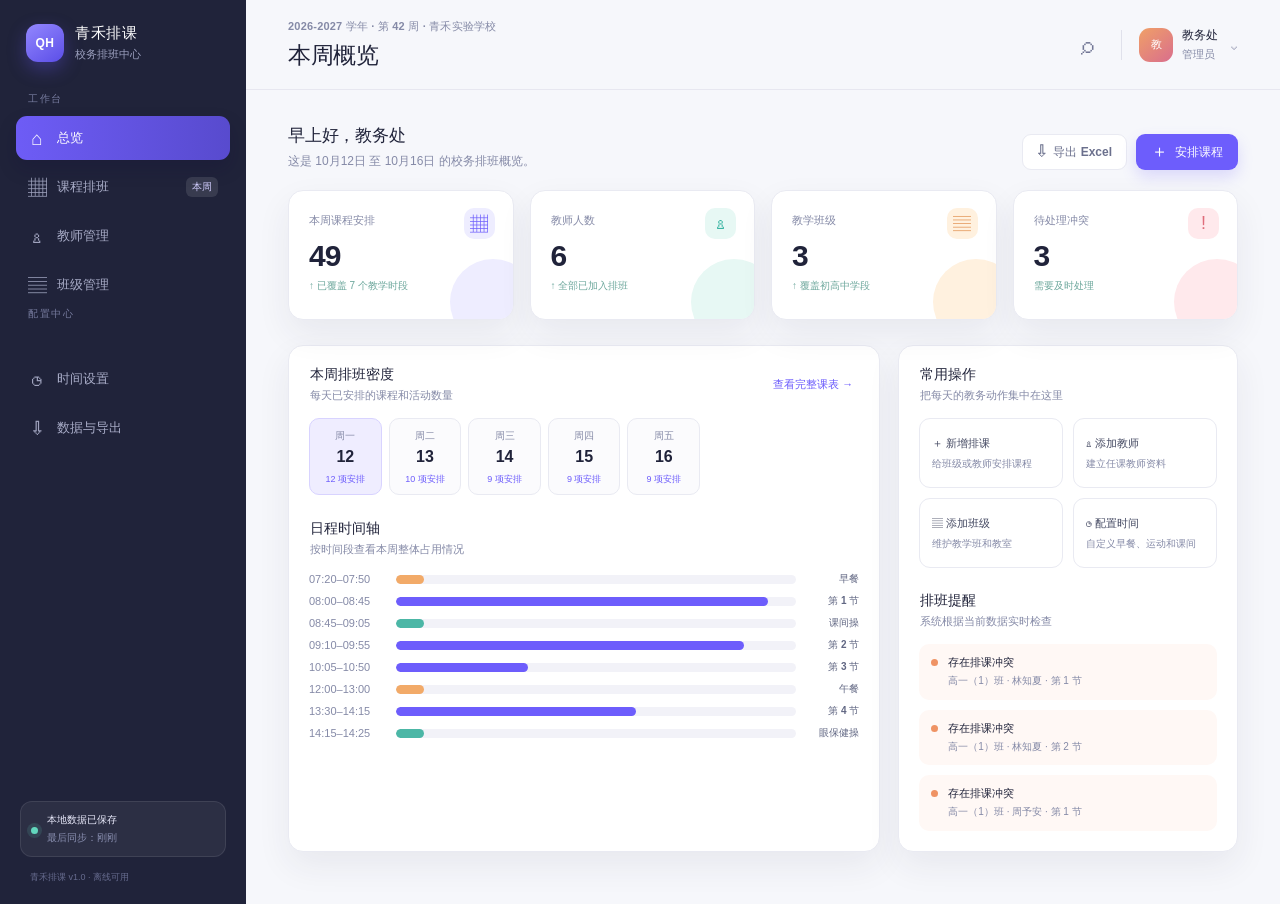
<file: index.html>
<!doctype html>
<html lang="zh-CN">
  <head>
    <meta charset="UTF-8" />
    <meta name="viewport" content="width=device-width, initial-scale=1.0" />
    <meta name="theme-color" content="#20233a" />
    <meta name="description" content="青禾实验学校课程排班与时间管理" />
    <title>青禾排课 · 学校课程排班</title>
    <link rel="manifest" href="manifest.json" />
    <link rel="stylesheet" href="styles.css" />
  </head>
  <body>
    <div class="app-shell">
      <aside class="sidebar">
        <div class="brand">
          <div class="brand-mark">QH</div>
          <div>
            <strong>青禾排课</strong>
            <span>校务排班中心</span>
          </div>
        </div>

        <div class="sidebar-section-label">工作台</div>
        <nav class="primary-nav" aria-label="主导航">
          <button class="nav-item active" data-view="dashboard"><span class="nav-icon">⌂</span><span>总览</span></button>
          <button class="nav-item" data-view="schedule"><span class="nav-icon">▦</span><span>课程排班</span><span class="nav-badge">本周</span></button>
          <button class="nav-item" data-view="teachers"><span class="nav-icon">♙</span><span>教师管理</span></button>
          <button class="nav-item" data-view="classes"><span class="nav-icon">▤</span><span>班级管理</span></button>
        </nav>

        <div class="sidebar-section-label">配置中心</div>
        <nav class="secondary-nav" aria-label="配置导航">
          <button class="nav-item" data-view="time"><span class="nav-icon">◷</span><span>时间设置</span></button>
          <button class="nav-item" data-view="data"><span class="nav-icon">⇩</span><span>数据与导出</span></button>
        </nav>

        <div class="sidebar-footer">
          <div class="sync-card">
            <span class="sync-dot"></span>
            <div><strong>本地数据已保存</strong><span>最后同步：刚刚</span></div>
          </div>
          <div class="version">青禾排课 v1.0 · 离线可用</div>
        </div>
      </aside>

      <main class="main-area">
        <header class="topbar">
          <div class="topbar-heading">
            <div class="eyebrow" id="topbarEyebrow">2026-2027 学年 · 第 8 周</div>
            <h1 id="pageTitle">本周概览</h1>
          </div>
          <div class="topbar-actions">
            <button class="icon-button" id="quickSearch" title="搜索"><span>⌕</span></button>
            <div class="topbar-divider"></div>
            <div class="user-chip"><div class="avatar">教</div><div><strong>教务处</strong><span>管理员</span></div><span class="chevron">⌄</span></div>
          </div>
        </header>

        <div class="content" id="appContent"></div>
      </main>
    </div>

    <div class="modal-backdrop" id="entryModalBackdrop" hidden>
      <section class="modal" role="dialog" aria-modal="true" aria-labelledby="entryModalTitle">
        <div class="modal-header"><div><div class="modal-kicker" id="entryModalKicker">编辑安排</div><h2 id="entryModalTitle">添加课程</h2></div><button class="close-button" data-close-modal="entryModalBackdrop">×</button></div>
        <form id="entryForm">
          <input type="hidden" id="entryId" />
          <input type="hidden" id="entryDay" />
          <input type="hidden" id="entrySlotId" />
          <div class="slot-context" id="entryContext"></div>
          <div class="form-grid">
            <label class="field full"><span>课程 / 安排名称</span><select id="entryCourse"></select></label>
            <label class="field full" id="customNameField" hidden><span>自定义名称</span><input id="entryCustomName" placeholder="例如：社团活动、校队训练" /></label>
            <label class="field" id="entryTeacherField"><span>任课教师</span><select id="entryTeacher"></select></label>
            <label class="field" id="entryClassField"><span>对应班级</span><select id="entryClass"></select></label>
            <label class="field"><span>教室 / 地点</span><input id="entryRoom" placeholder="例如：A301" /></label>
            <label class="field"><span>备注</span><input id="entryNote" placeholder="可填写临时代课等说明" /></label>
          </div>
          <div class="form-hint" id="entryHint"></div>
          <div class="modal-footer"><button type="button" class="button ghost danger" id="deleteEntryButton" hidden>删除安排</button><div class="modal-footer-spacer"></div><button type="button" class="button ghost" data-close-modal="entryModalBackdrop">取消</button><button type="submit" class="button primary">保存安排</button></div>
        </form>
      </section>
    </div>

    <div class="modal-backdrop" id="entityModalBackdrop" hidden>
      <section class="modal compact" role="dialog" aria-modal="true" aria-labelledby="entityModalTitle">
        <div class="modal-header"><div><div class="modal-kicker" id="entityModalKicker">基础资料</div><h2 id="entityModalTitle">添加教师</h2></div><button class="close-button" data-close-modal="entityModalBackdrop">×</button></div>
        <form id="entityForm">
          <input type="hidden" id="entityType" /><input type="hidden" id="entityId" />
          <div class="form-grid">
            <label class="field full"><span id="entityNameLabel">姓名</span><input id="entityName" required /></label>
            <label class="field" id="entitySubjectField"><span>任教学科</span><input id="entitySubject" placeholder="例如：数学" /></label>
            <label class="field" id="entityGradeField"><span>年级</span><select id="entityGrade"><option>初一</option><option>初二</option><option>初三</option><option>高一</option><option>高二</option><option>高三</option></select></label>
            <label class="field" id="entityRoomField"><span>固定教室</span><input id="entityRoom" placeholder="例如：A301" /></label>
            <label class="field"><span>联系方式</span><input id="entityContact" placeholder="可选" /></label>
          </div>
          <div class="modal-footer"><div class="modal-footer-spacer"></div><button type="button" class="button ghost" data-close-modal="entityModalBackdrop">取消</button><button type="submit" class="button primary">保存</button></div>
        </form>
      </section>
    </div>

    <div class="modal-backdrop" id="slotModalBackdrop" hidden>
      <section class="modal compact" role="dialog" aria-modal="true" aria-labelledby="slotModalTitle">
        <div class="modal-header"><div><div class="modal-kicker">时间轴设置</div><h2 id="slotModalTitle">添加时间段</h2></div><button class="close-button" data-close-modal="slotModalBackdrop">×</button></div>
        <form id="slotForm">
          <input type="hidden" id="slotEditId" />
          <div class="form-grid">
            <label class="field full"><span>时间段名称</span><input id="slotName" required placeholder="例如：社团活动" /></label>
            <label class="field"><span>开始时间</span><input id="slotStart" type="time" required /></label>
            <label class="field"><span>结束时间</span><input id="slotEnd" type="time" required /></label>
            <label class="field full"><span>时段类型</span><select id="slotType"><option value="class">课程</option><option value="meal">用餐</option><option value="activity">活动 / 运动</option><option value="break">课间 / 休息</option></select></label>
          </div>
          <div class="modal-footer"><div class="modal-footer-spacer"></div><button type="button" class="button ghost" data-close-modal="slotModalBackdrop">取消</button><button type="submit" class="button primary">保存时段</button></div>
        </form>
      </section>
    </div>

    <div class="toast" id="toast" role="status" aria-live="polite"></div>
    <script src="app.js?version=4"></script>
  </body>
</html>
</file>
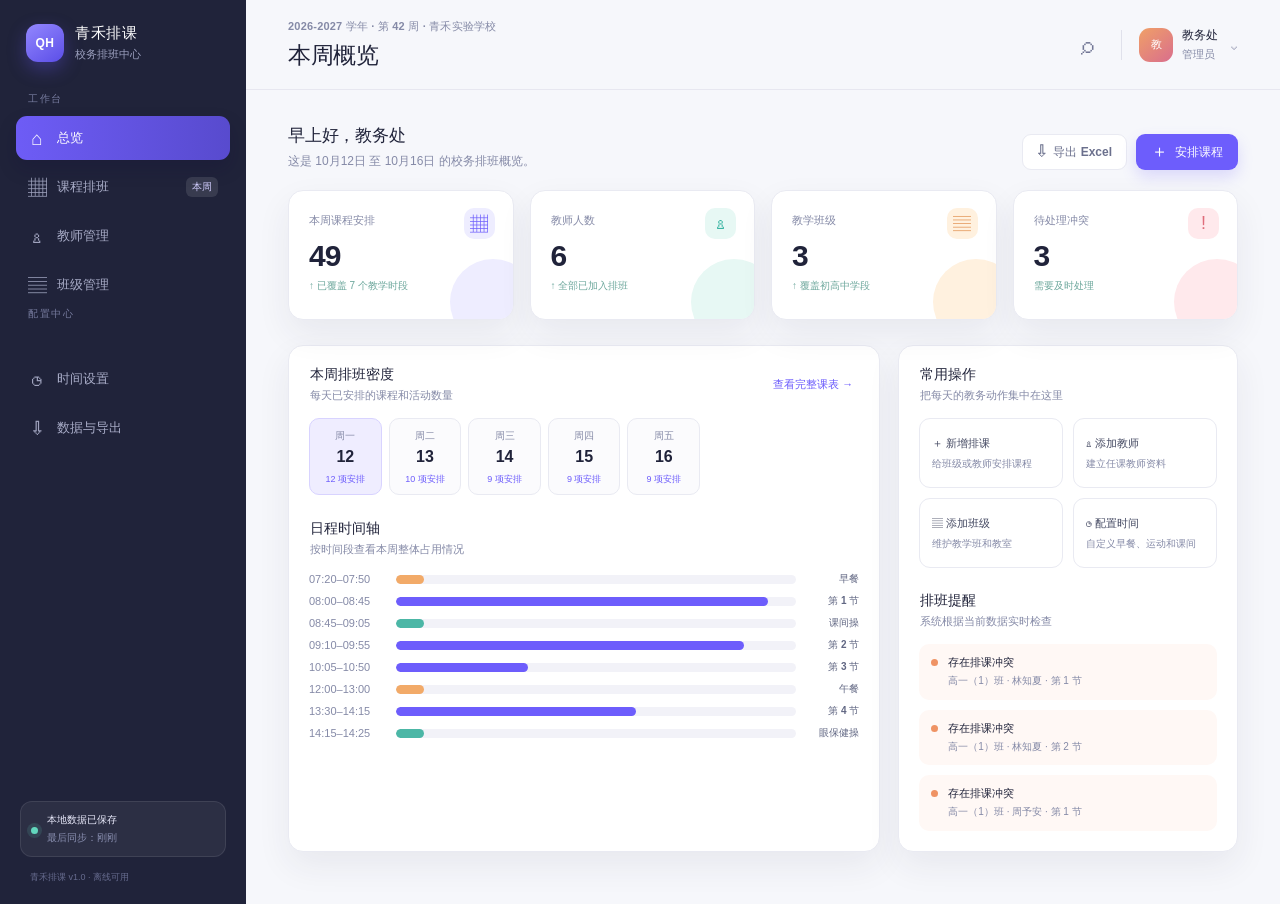
<file: app/src/main/assets/index.html>
<!doctype html>
<html lang="zh-CN">
  <head>
    <meta charset="UTF-8" />
    <meta name="viewport" content="width=device-width, initial-scale=1.0" />
    <meta name="theme-color" content="#20233a" />
    <meta name="description" content="青禾实验学校课程排班与时间管理" />
    <title>青禾排课 · 学校课程排班</title>
    <link rel="manifest" href="manifest.json" />
    <link rel="stylesheet" href="styles.css" />
  </head>
  <body>
    <div class="app-shell">
      <aside class="sidebar">
        <div class="brand">
          <div class="brand-mark">QH</div>
          <div>
            <strong>青禾排课</strong>
            <span>校务排班中心</span>
          </div>
        </div>

        <div class="sidebar-section-label">工作台</div>
        <nav class="primary-nav" aria-label="主导航">
          <button class="nav-item active" data-view="dashboard"><span class="nav-icon">⌂</span><span>总览</span></button>
          <button class="nav-item" data-view="schedule"><span class="nav-icon">▦</span><span>课程排班</span><span class="nav-badge">本周</span></button>
          <button class="nav-item" data-view="teachers"><span class="nav-icon">♙</span><span>教师管理</span></button>
          <button class="nav-item" data-view="classes"><span class="nav-icon">▤</span><span>班级管理</span></button>
        </nav>

        <div class="sidebar-section-label">配置中心</div>
        <nav class="secondary-nav" aria-label="配置导航">
          <button class="nav-item" data-view="time"><span class="nav-icon">◷</span><span>时间设置</span></button>
          <button class="nav-item" data-view="data"><span class="nav-icon">⇩</span><span>数据与导出</span></button>
        </nav>

        <div class="sidebar-footer">
          <div class="sync-card">
            <span class="sync-dot"></span>
            <div><strong>本地数据已保存</strong><span>最后同步：刚刚</span></div>
          </div>
          <div class="version">青禾排课 v1.0 · 离线可用</div>
        </div>
      </aside>

      <main class="main-area">
        <header class="topbar">
          <div class="topbar-heading">
            <div class="eyebrow" id="topbarEyebrow">2026-2027 学年 · 第 8 周</div>
            <h1 id="pageTitle">本周概览</h1>
          </div>
          <div class="topbar-actions">
            <button class="icon-button" id="quickSearch" title="搜索"><span>⌕</span></button>
            <div class="topbar-divider"></div>
            <div class="user-chip"><div class="avatar">教</div><div><strong>教务处</strong><span>管理员</span></div><span class="chevron">⌄</span></div>
          </div>
        </header>

        <div class="content" id="appContent"></div>
      </main>
    </div>

    <div class="modal-backdrop" id="entryModalBackdrop" hidden>
      <section class="modal" role="dialog" aria-modal="true" aria-labelledby="entryModalTitle">
        <div class="modal-header"><div><div class="modal-kicker" id="entryModalKicker">编辑安排</div><h2 id="entryModalTitle">添加课程</h2></div><button class="close-button" data-close-modal="entryModalBackdrop">×</button></div>
        <form id="entryForm">
          <input type="hidden" id="entryId" />
          <input type="hidden" id="entryDay" />
          <input type="hidden" id="entrySlotId" />
          <div class="slot-context" id="entryContext"></div>
          <div class="form-grid">
            <label class="field full"><span>课程 / 安排名称</span><select id="entryCourse"></select></label>
            <label class="field full" id="customNameField" hidden><span>自定义名称</span><input id="entryCustomName" placeholder="例如：社团活动、校队训练" /></label>
            <label class="field" id="entryTeacherField"><span>任课教师</span><select id="entryTeacher"></select></label>
            <label class="field" id="entryClassField"><span>对应班级</span><select id="entryClass"></select></label>
            <label class="field"><span>教室 / 地点</span><input id="entryRoom" placeholder="例如：A301" /></label>
            <label class="field"><span>备注</span><input id="entryNote" placeholder="可填写临时代课等说明" /></label>
          </div>
          <div class="form-hint" id="entryHint"></div>
          <div class="modal-footer"><button type="button" class="button ghost danger" id="deleteEntryButton" hidden>删除安排</button><div class="modal-footer-spacer"></div><button type="button" class="button ghost" data-close-modal="entryModalBackdrop">取消</button><button type="submit" class="button primary">保存安排</button></div>
        </form>
      </section>
    </div>

    <div class="modal-backdrop" id="entityModalBackdrop" hidden>
      <section class="modal compact" role="dialog" aria-modal="true" aria-labelledby="entityModalTitle">
        <div class="modal-header"><div><div class="modal-kicker" id="entityModalKicker">基础资料</div><h2 id="entityModalTitle">添加教师</h2></div><button class="close-button" data-close-modal="entityModalBackdrop">×</button></div>
        <form id="entityForm">
          <input type="hidden" id="entityType" /><input type="hidden" id="entityId" />
          <div class="form-grid">
            <label class="field full"><span id="entityNameLabel">姓名</span><input id="entityName" required /></label>
            <label class="field" id="entitySubjectField"><span>任教学科</span><input id="entitySubject" placeholder="例如：数学" /></label>
            <label class="field" id="entityGradeField"><span>年级</span><select id="entityGrade"><option>初一</option><option>初二</option><option>初三</option><option>高一</option><option>高二</option><option>高三</option></select></label>
            <label class="field" id="entityRoomField"><span>固定教室</span><input id="entityRoom" placeholder="例如：A301" /></label>
            <label class="field"><span>联系方式</span><input id="entityContact" placeholder="可选" /></label>
          </div>
          <div class="modal-footer"><div class="modal-footer-spacer"></div><button type="button" class="button ghost" data-close-modal="entityModalBackdrop">取消</button><button type="submit" class="button primary">保存</button></div>
        </form>
      </section>
    </div>

    <div class="modal-backdrop" id="slotModalBackdrop" hidden>
      <section class="modal compact" role="dialog" aria-modal="true" aria-labelledby="slotModalTitle">
        <div class="modal-header"><div><div class="modal-kicker">时间轴设置</div><h2 id="slotModalTitle">添加时间段</h2></div><button class="close-button" data-close-modal="slotModalBackdrop">×</button></div>
        <form id="slotForm">
          <input type="hidden" id="slotEditId" />
          <div class="form-grid">
            <label class="field full"><span>时间段名称</span><input id="slotName" required placeholder="例如：社团活动" /></label>
            <label class="field"><span>开始时间</span><input id="slotStart" type="time" required /></label>
            <label class="field"><span>结束时间</span><input id="slotEnd" type="time" required /></label>
            <label class="field full"><span>时段类型</span><select id="slotType"><option value="class">课程</option><option value="meal">用餐</option><option value="activity">活动 / 运动</option><option value="break">课间 / 休息</option></select></label>
          </div>
          <div class="modal-footer"><div class="modal-footer-spacer"></div><button type="button" class="button ghost" data-close-modal="slotModalBackdrop">取消</button><button type="submit" class="button primary">保存时段</button></div>
        </form>
      </section>
    </div>

    <div class="toast" id="toast" role="status" aria-live="polite"></div>
    <script src="app.js?version=4"></script>
  </body>
</html>
</file>
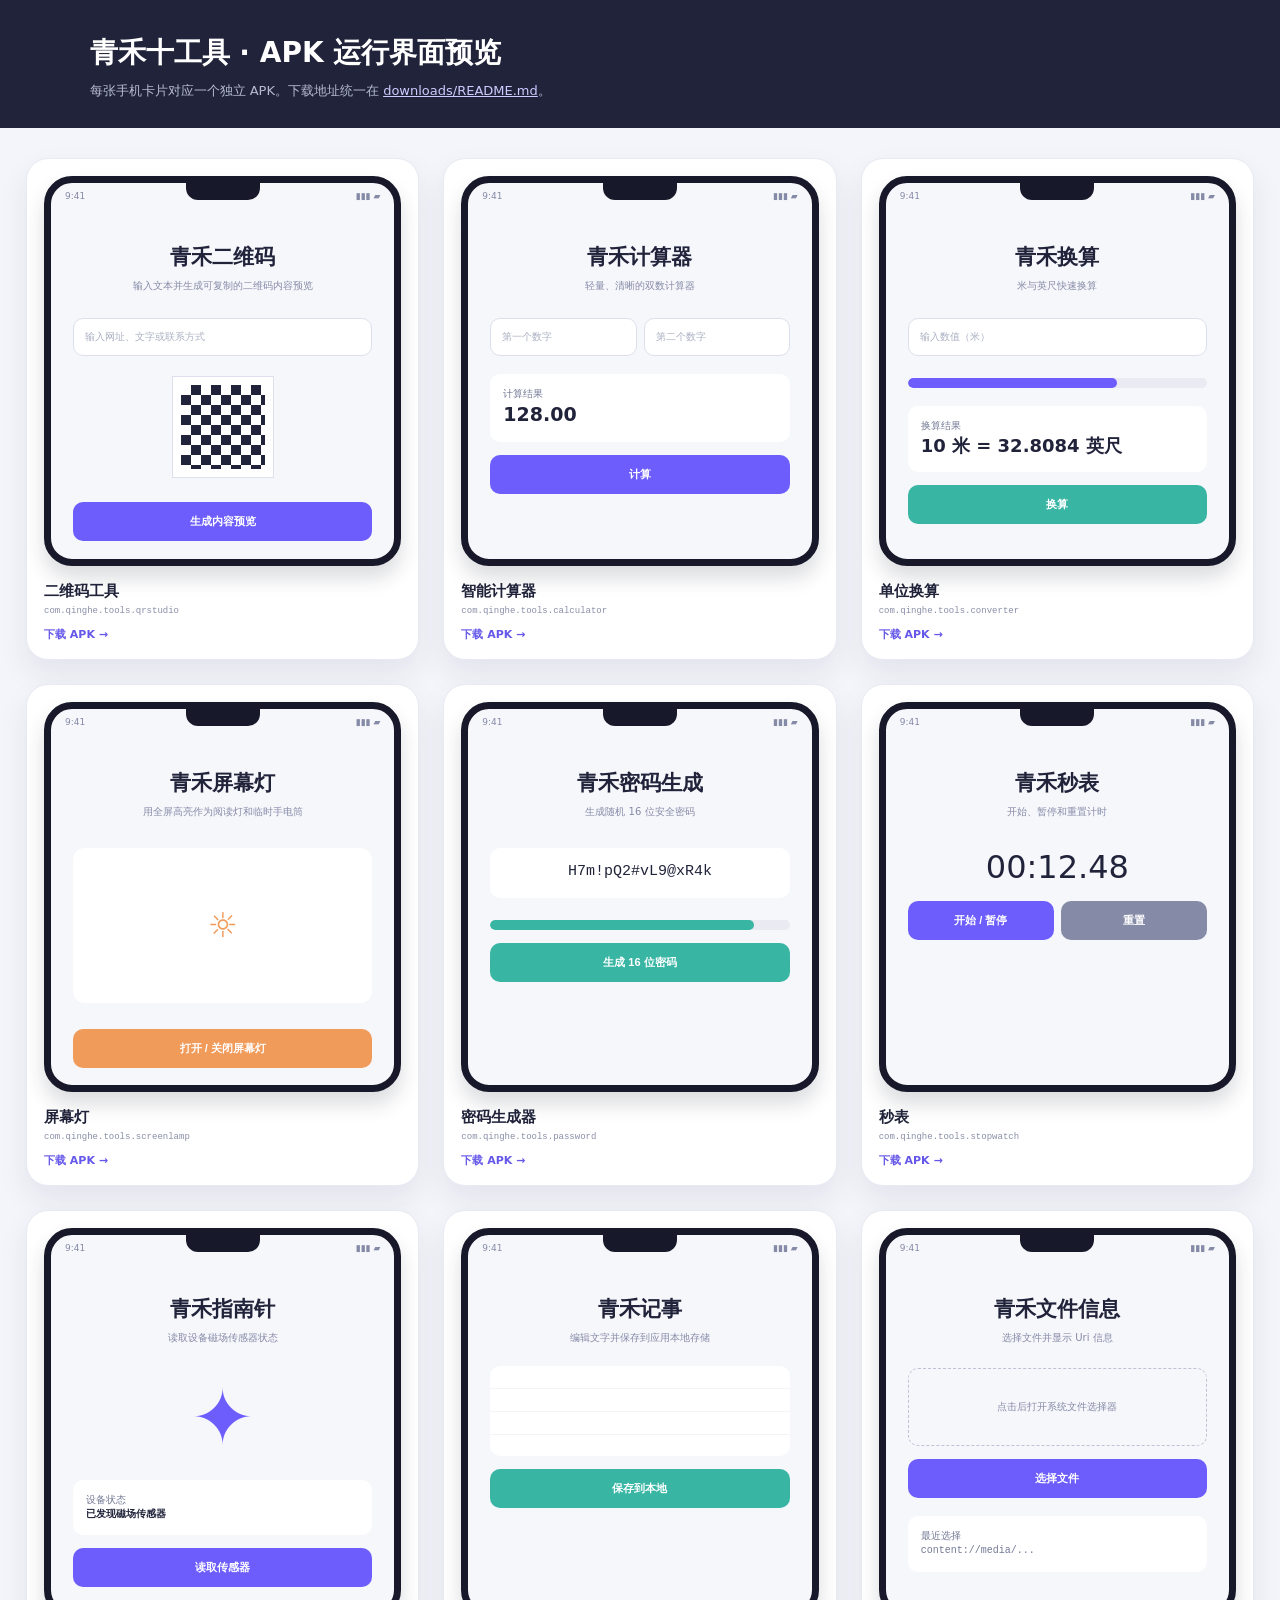
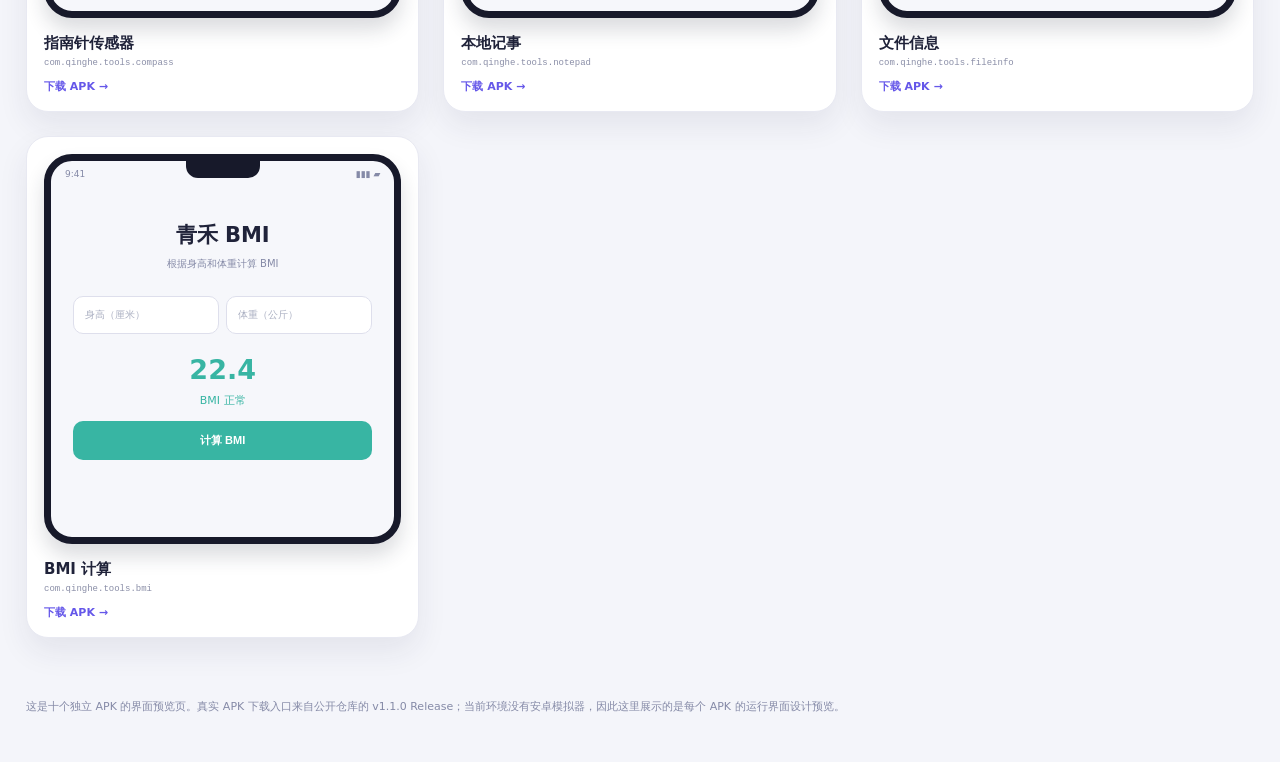
<file: tools-10/preview.html>
<!doctype html>
<html lang="zh-CN">
<head>
<meta charset="utf-8">
<meta name="viewport" content="width=device-width,initial-scale=1">
<title>青禾十工具 · APK 运行界面预览</title>
<style>
:root{font-family:Inter,system-ui,"Microsoft YaHei",sans-serif;color:#20233a;background:#f4f5fa}*{box-sizing:border-box}body{margin:0}.hero{padding:34px 7vw 28px;background:#20233a;color:#fff}.hero h1{margin:0;font-size:28px}.hero p{margin:10px 0 0;color:#b7bbd1;font-size:13px}.hero a{color:#cfcaff}.grid{max-width:1380px;margin:0 auto;padding:30px 26px 60px;display:grid;grid-template-columns:repeat(3,minmax(260px,1fr));gap:24px}.tool-card{background:#fff;border:1px solid #e8e9f2;border-radius:22px;padding:17px;box-shadow:0 14px 30px rgba(38,39,72,.08)}.phone{height:390px;border:7px solid #17192a;border-radius:28px;background:#f6f7fb;overflow:hidden;position:relative;box-shadow:0 12px 20px rgba(32,35,58,.16)}.phone:before{content:"";position:absolute;top:0;left:50%;transform:translateX(-50%);width:74px;height:17px;border-radius:0 0 12px 12px;background:#17192a;z-index:2}.status{height:24px;padding:8px 14px 0;font-size:9px;color:#858aa7;display:flex;justify-content:space-between}.screen{padding:26px 22px 20px}.app-title{text-align:center;color:#20233a;font-weight:800;font-size:21px;margin-top:10px}.app-desc{text-align:center;color:#858aa7;font-size:10px;margin-top:8px;line-height:1.45}.input{height:38px;border:1px solid #dedfec;border-radius:10px;background:#fff;margin-top:24px;padding:11px;color:#abb0c2;font-size:10px}.input.tall{height:90px}.action{height:39px;border:0;border-radius:10px;background:#6d5dfc;color:#fff;font-weight:700;font-size:11px;margin-top:13px;width:100%}.action.teal{background:#38b5a3}.action.orange{background:#f19b5b}.action.gray{background:#858aa7}.output{margin-top:18px;min-height:50px;border-radius:10px;background:#fff;padding:13px;color:#737995;font-size:10px;line-height:1.45}.tool-name{font-weight:800;font-size:15px;margin-top:16px}.pkg{font-family:ui-monospace,monospace;color:#8a8ea7;font-size:9px;margin-top:5px}.download{display:inline-block;margin-top:11px;color:#6557e9;font-size:11px;text-decoration:none;font-weight:700}.download:hover{text-decoration:underline}.two{display:flex;gap:7px}.two .input{flex:1}.meter{height:10px;background:#e9eaf2;border-radius:99px;margin-top:22px;overflow:hidden}.meter i{display:block;width:70%;height:100%;background:#6d5dfc;border-radius:99px}.lamp{height:155px;background:#fff;margin:28px 0 13px;border-radius:12px;display:grid;place-items:center;color:#f19b5b;font-size:34px}.timer{font-variant-numeric:tabular-nums;text-align:center;font-size:32px;color:#20233a;margin:28px 0 15px}.note-lines{height:90px;background:repeating-linear-gradient(#fff,#fff 22px,#e8e9f2 23px);border-radius:10px;margin-top:20px}.bmi-result{text-align:center;font-size:27px;color:#38b5a3;font-weight:800;margin:20px 0 8px}.qrbox{width:100px;height:100px;margin:21px auto 12px;background:repeating-conic-gradient(#20233a 0 25%,#fff 0 50%) 0 0/20px 20px;border:8px solid #fff;box-shadow:0 0 0 1px #dedfec}.filebox{height:78px;border:1px dashed #bfc2d6;border-radius:10px;display:grid;place-items:center;margin-top:22px;color:#858aa7;font-size:10px}.footer{max-width:1380px;margin:0 auto;padding:0 26px 45px;color:#858aa7;font-size:11px;line-height:1.7}.footer code{color:#5d627d}
@media(max-width:1050px){.grid{grid-template-columns:repeat(2,minmax(250px,1fr))}}@media(max-width:680px){.grid{grid-template-columns:1fr;padding:20px 16px 45px}.hero{padding-left:22px;padding-right:22px}.phone{height:360px}}
</style>
</head>
<body>
<header class="hero"><h1>青禾十工具 · APK 运行界面预览</h1><p>每张手机卡片对应一个独立 APK。下载地址统一在 <a href="https://github.com/ZiShuHan0105/qinghe-scheduler-android/blob/main/downloads/README.md">downloads/README.md</a>。</p></header>
<main class="grid">
<article class="tool-card"><div class="phone"><div class="status"><span>9:41</span><span>▮▮▮  ▰</span></div><div class="screen"><div class="app-title">青禾二维码</div><div class="app-desc">输入文本并生成可复制的二维码内容预览</div><div class="input">输入网址、文字或联系方式</div><div class="qrbox"></div><button class="action">生成内容预览</button></div></div><div class="tool-name">二维码工具</div><div class="pkg">com.qinghe.tools.qrstudio</div><a class="download" href="https://github.com/ZiShuHan0105/qinghe-scheduler-android/releases/download/v1.1.0/qr-studio-debug.apk">下载 APK →</a></article>
<article class="tool-card"><div class="phone"><div class="status"><span>9:41</span><span>▮▮▮  ▰</span></div><div class="screen"><div class="app-title">青禾计算器</div><div class="app-desc">轻量、清晰的双数计算器</div><div class="two"><div class="input">第一个数字</div><div class="input">第二个数字</div></div><div class="output">计算结果<br><b style="font-size:19px;color:#20233a">128.00</b></div><button class="action">计算</button></div></div><div class="tool-name">智能计算器</div><div class="pkg">com.qinghe.tools.calculator</div><a class="download" href="https://github.com/ZiShuHan0105/qinghe-scheduler-android/releases/download/v1.1.0/smart-calculator-debug.apk">下载 APK →</a></article>
<article class="tool-card"><div class="phone"><div class="status"><span>9:41</span><span>▮▮▮  ▰</span></div><div class="screen"><div class="app-title">青禾换算</div><div class="app-desc">米与英尺快速换算</div><div class="input">输入数值（米）</div><div class="meter"><i></i></div><div class="output">换算结果<br><b style="font-size:18px;color:#20233a">10 米 = 32.8084 英尺</b></div><button class="action teal">换算</button></div></div><div class="tool-name">单位换算</div><div class="pkg">com.qinghe.tools.converter</div><a class="download" href="https://github.com/ZiShuHan0105/qinghe-scheduler-android/releases/download/v1.1.0/unit-converter-debug.apk">下载 APK →</a></article>
<article class="tool-card"><div class="phone"><div class="status"><span>9:41</span><span>▮▮▮  ▰</span></div><div class="screen"><div class="app-title">青禾屏幕灯</div><div class="app-desc">用全屏高亮作为阅读灯和临时手电筒</div><div class="lamp">☼</div><button class="action orange">打开 / 关闭屏幕灯</button></div></div><div class="tool-name">屏幕灯</div><div class="pkg">com.qinghe.tools.screenlamp</div><a class="download" href="https://github.com/ZiShuHan0105/qinghe-scheduler-android/releases/download/v1.1.0/screen-lamp-debug.apk">下载 APK →</a></article>
<article class="tool-card"><div class="phone"><div class="status"><span>9:41</span><span>▮▮▮  ▰</span></div><div class="screen"><div class="app-title">青禾密码生成</div><div class="app-desc">生成随机 16 位安全密码</div><div class="output" style="margin-top:28px;text-align:center;font-family:monospace;font-size:15px;color:#20233a">H7m!pQ2#vL9@xR4k</div><div class="meter"><i style="width:88%;background:#38b5a3"></i></div><button class="action teal">生成 16 位密码</button></div></div><div class="tool-name">密码生成器</div><div class="pkg">com.qinghe.tools.password</div><a class="download" href="https://github.com/ZiShuHan0105/qinghe-scheduler-android/releases/download/v1.1.0/password-maker-debug.apk">下载 APK →</a></article>
<article class="tool-card"><div class="phone"><div class="status"><span>9:41</span><span>▮▮▮  ▰</span></div><div class="screen"><div class="app-title">青禾秒表</div><div class="app-desc">开始、暂停和重置计时</div><div class="timer">00:12.48</div><div class="two"><button class="action" style="margin-top:0">开始 / 暂停</button><button class="action gray" style="margin-top:0">重置</button></div></div></div><div class="tool-name">秒表</div><div class="pkg">com.qinghe.tools.stopwatch</div><a class="download" href="https://github.com/ZiShuHan0105/qinghe-scheduler-android/releases/download/v1.1.0/stopwatch-debug.apk">下载 APK →</a></article>
<article class="tool-card"><div class="phone"><div class="status"><span>9:41</span><span>▮▮▮  ▰</span></div><div class="screen"><div class="app-title">青禾指南针</div><div class="app-desc">读取设备磁场传感器状态</div><div style="font-size:76px;text-align:center;color:#6d5dfc;margin:27px 0 9px">✦</div><div class="output">设备状态<br><b style="color:#20233a">已发现磁场传感器</b></div><button class="action">读取传感器</button></div></div><div class="tool-name">指南针传感器</div><div class="pkg">com.qinghe.tools.compass</div><a class="download" href="https://github.com/ZiShuHan0105/qinghe-scheduler-android/releases/download/v1.1.0/compass-debug.apk">下载 APK →</a></article>
<article class="tool-card"><div class="phone"><div class="status"><span>9:41</span><span>▮▮▮  ▰</span></div><div class="screen"><div class="app-title">青禾记事</div><div class="app-desc">编辑文字并保存到应用本地存储</div><div class="note-lines"></div><button class="action teal">保存到本地</button></div></div><div class="tool-name">本地记事</div><div class="pkg">com.qinghe.tools.notepad</div><a class="download" href="https://github.com/ZiShuHan0105/qinghe-scheduler-android/releases/download/v1.1.0/notepad-debug.apk">下载 APK →</a></article>
<article class="tool-card"><div class="phone"><div class="status"><span>9:41</span><span>▮▮▮  ▰</span></div><div class="screen"><div class="app-title">青禾文件信息</div><div class="app-desc">选择文件并显示 Uri 信息</div><div class="filebox">点击后打开系统文件选择器</div><button class="action">选择文件</button><div class="output">最近选择<br><span style="font-family:monospace">content://media/...</span></div></div></div><div class="tool-name">文件信息</div><div class="pkg">com.qinghe.tools.fileinfo</div><a class="download" href="https://github.com/ZiShuHan0105/qinghe-scheduler-android/releases/download/v1.1.0/file-info-debug.apk">下载 APK →</a></article>
<article class="tool-card"><div class="phone"><div class="status"><span>9:41</span><span>▮▮▮  ▰</span></div><div class="screen"><div class="app-title">青禾 BMI</div><div class="app-desc">根据身高和体重计算 BMI</div><div class="two"><div class="input">身高（厘米）</div><div class="input">体重（公斤）</div></div><div class="bmi-result">22.4</div><div style="text-align:center;color:#38b5a3;font-size:11px">BMI 正常</div><button class="action teal">计算 BMI</button></div></div><div class="tool-name">BMI 计算</div><div class="pkg">com.qinghe.tools.bmi</div><a class="download" href="https://github.com/ZiShuHan0105/qinghe-scheduler-android/releases/download/v1.1.0/bmi-debug.apk">下载 APK →</a></article>
</main>
<div class="footer">这是十个独立 APK 的界面预览页。真实 APK 下载入口来自公开仓库的 v1.1.0 Release；当前环境没有安卓模拟器，因此这里展示的是每个 APK 的运行界面设计预览。</div>
</body>
</html>
</file>
<file: styles.css>
:root {
  --ink: #20233a;
  --muted: #858aa7;
  --line: #e9eaf2;
  --surface: #ffffff;
  --canvas: #f6f7fb;
  --purple: #6d5dfc;
  --purple-dark: #5546da;
  --teal: #38b5a3;
  --orange: #f19b5b;
  --red: #df6d7b;
  --shadow: 0 14px 34px rgba(38, 39, 72, .07);
  font-family: Inter, ui-sans-serif, -apple-system, BlinkMacSystemFont, "Segoe UI", "PingFang SC", "Microsoft YaHei", sans-serif;
  color: var(--ink);
  background: var(--canvas);
  font-synthesis: none;
}

* { box-sizing: border-box; }
body { margin: 0; min-width: 320px; background: var(--canvas); color: var(--ink); }
button, input, select { font: inherit; }
button { cursor: pointer; }
button:focus-visible, input:focus-visible, select:focus-visible { outline: 3px solid rgba(109,93,252,.22); outline-offset: 2px; }

.app-shell { min-height: 100vh; display: flex; }
.sidebar { width: 246px; flex: 0 0 246px; min-height: 100vh; background: #20233a; color: #e8e9f7; padding: 24px 16px 20px; display: flex; flex-direction: column; }
.brand { display:flex; align-items:center; gap: 11px; padding: 0 10px 30px; }
.brand-mark { width: 38px; height: 38px; display:grid; place-items:center; border-radius: 12px; background: linear-gradient(145deg, #9387ff, #5b4ee7); color: #fff; font-weight: 800; font-size: 12px; letter-spacing: .5px; box-shadow: 0 7px 18px rgba(103,86,242,.34); }
.brand strong { display:block; font-size: 15px; color: #fff; letter-spacing: .5px; }
.brand span { display:block; font-size: 11px; color: #9ca0bf; margin-top: 4px; }
.sidebar-section-label { color: #777c9f; text-transform: uppercase; letter-spacing: 1.5px; font-size: 10px; font-weight: 700; padding: 0 12px 10px; }
.secondary-nav { margin-top: 26px; }
.primary-nav, .secondary-nav { display:flex; flex-direction:column; gap: 5px; }
.nav-item { border: 0; background: transparent; color: #a8acc7; display:flex; align-items:center; gap: 11px; width:100%; height: 44px; padding: 0 12px; text-align:left; border-radius: 11px; font-size: 13px; transition: .18s ease; }
.nav-item:hover { background: rgba(255,255,255,.06); color:#fff; }
.nav-item.active { background: linear-gradient(90deg, rgba(112,94,252,.97), rgba(94,79,222,.9)); color: #fff; box-shadow: 0 9px 18px rgba(16,13,57,.23); }
.nav-icon { width: 18px; text-align:center; font-size: 19px; line-height:1; opacity:.94; }
.nav-badge { font-size: 10px; margin-left:auto; color: #d2ceff; background: rgba(255,255,255,.11); padding: 3px 6px; border-radius: 6px; }
.sidebar-footer { margin-top:auto; padding: 0 4px; }
.sync-card { display:flex; align-items:center; gap: 9px; border: 1px solid rgba(255,255,255,.09); background: rgba(255,255,255,.055); padding: 11px 10px; border-radius: 12px; }
.sync-dot { width: 7px; height: 7px; border-radius:50%; background:#62d7bd; box-shadow:0 0 0 4px rgba(98,215,189,.13); }
.sync-card strong { font-size: 10px; color:#e9eafb; display:block; }
.sync-card span { color:#888eaf; display:block; font-size: 10px; margin-top: 4px; }
.version { font-size: 9px; color:#666b8e; padding: 14px 10px 0; }

.main-area { flex:1; min-width:0; }
.topbar { height: 90px; display:flex; align-items:center; justify-content:space-between; padding: 0 42px; border-bottom:1px solid rgba(229,230,239,.85); background: rgba(246,247,251,.86); backdrop-filter: blur(16px); position: sticky; top:0; z-index: 5; }
.eyebrow { color: var(--muted); font-size: 11px; font-weight: 600; letter-spacing:.2px; }
.topbar h1 { margin: 6px 0 0; font-size: 23px; letter-spacing: -.3px; }
.topbar-actions { display:flex; align-items:center; gap: 17px; }
.icon-button { width: 34px; height:34px; border:0; border-radius:10px; color:#727796; background:transparent; font-size:25px; display:grid; place-items:center; }
.icon-button:hover { background: #ececf7; color: var(--purple); }
.topbar-divider { width:1px; height:30px; background:#e0e1eb; }
.user-chip { display:flex; align-items:center; gap:9px; font-size:11px; }
.user-chip strong { display:block; font-size:12px; }
.user-chip span { display:block; color:var(--muted); margin-top:3px; }
.avatar { width:34px; height:34px; border-radius:11px; display:grid; place-items:center; font-weight:700; color:#fff; background: linear-gradient(140deg, #f0a067, #d96e8d); }
.chevron { color:#979bb4 !important; font-size:18px !important; margin: 0 0 0 2px !important; }
.content { padding: 34px 42px 52px; max-width: 1620px; margin:0 auto; }

.section-heading { display:flex; justify-content:space-between; align-items:flex-end; gap:20px; margin-bottom:20px; }
.section-heading h2 { margin:0; font-size:17px; letter-spacing:-.2px; }
.section-heading p { margin: 6px 0 0; color:var(--muted); font-size:12px; }
.actions { display:flex; gap:9px; align-items:center; flex-wrap:wrap; }
.button { border:1px solid transparent; border-radius:9px; height:36px; padding: 0 14px; font-weight:600; font-size:12px; display:inline-flex; align-items:center; justify-content:center; gap:7px; transition:.17s ease; white-space:nowrap; }
.button.primary { background:var(--purple); color:#fff; box-shadow:0 7px 15px rgba(109,93,252,.2); }
.button.primary:hover { background:var(--purple-dark); transform:translateY(-1px); }
.button.ghost { color:#6b708d; background:#fff; border-color:var(--line); }
.button.ghost:hover { border-color:#c7c9df; color:var(--purple); }
.button.danger { color:#d16070; }
.button.small { height:31px; padding:0 11px; font-size:11px; }
.button .button-icon { font-size:17px; font-weight:400; line-height:0; }

.stats-grid { display:grid; grid-template-columns: repeat(4, minmax(0,1fr)); gap:16px; margin-bottom:25px; }
.stat-card { min-height:130px; padding:19px 20px; border:1px solid var(--line); border-radius:15px; background:var(--surface); box-shadow:var(--shadow); position:relative; overflow:hidden; }
.stat-card::after { content:""; position:absolute; width:86px; height:86px; right:-23px; bottom:-26px; border-radius:50%; background: var(--tint, #eeedff); }
.stat-label { color:var(--muted); font-size:11px; font-weight:600; position:relative; z-index:1; }
.stat-value { font-size:30px; font-weight:700; letter-spacing:-1px; margin-top:11px; position:relative; z-index:1; }
.stat-meta { font-size:10px; margin-top:6px; color:#6ea89d; position:relative; z-index:1; }
.stat-meta.neutral { color:var(--muted); }
.stat-icon { position:absolute; z-index:1; top:17px; right:18px; width:31px; height:31px; display:grid; place-items:center; border-radius:10px; background:var(--tint,#eeedff); color:var(--accent,var(--purple)); font-size:18px; }

.dashboard-grid { display:grid; grid-template-columns: minmax(0, 1.43fr) minmax(300px, .82fr); gap:18px; }
.panel { background:var(--surface); border:1px solid var(--line); border-radius:15px; box-shadow:var(--shadow); }
.panel-header { display:flex; align-items:center; justify-content:space-between; gap:12px; padding:20px 21px 15px; }
.panel-header h3 { margin:0; font-size:14px; }
.panel-header p { margin:4px 0 0; font-size:11px; color:var(--muted); }
.text-link { border:0; color:var(--purple); background:transparent; font-size:11px; font-weight:700; padding:5px; }
.text-link:hover { color:var(--purple-dark); }
.week-strip { display:grid; grid-template-columns: repeat(7, 1fr); gap:7px; padding: 0 20px 18px; }
.week-day { border:1px solid var(--line); background:#fbfbfd; border-radius:10px; text-align:center; padding:10px 4px 8px; }
.week-day.today { background:#efedff; border-color:#d8d3ff; }
.week-day span { display:block; color:var(--muted); font-size:10px; }
.week-day strong { display:block; font-size:16px; margin:5px 0 2px; }
.week-day em { font-style:normal; font-size:9px; color:var(--purple); }
.mini-timeline { padding:0 20px 17px; display:flex; flex-direction:column; gap:8px; }
.timeline-row { display:grid; grid-template-columns: 76px minmax(0,1fr) 52px; align-items:center; gap:11px; font-size:11px; }
.timeline-time { color:var(--muted); font-variant-numeric:tabular-nums; }
.timeline-track { background:#f2f2f8; height:9px; border-radius:99px; overflow:hidden; }
.timeline-track i { display:block; height:100%; border-radius:99px; background:var(--fill, var(--purple)); }
.timeline-row b { color:#616783; font-size:10px; font-weight:600; text-align:right; }
.quick-actions { display:grid; grid-template-columns:1fr 1fr; gap:10px; padding: 0 20px 21px; }
.quick-action { border:1px solid var(--line); border-radius:11px; background:#fff; padding:13px 12px; text-align:left; min-height:70px; }
.quick-action:hover { border-color:#cec9ff; background:#fbfaff; }
.quick-action strong { display:block; font-size:11px; color:#444962; }
.quick-action span { display:block; font-size:10px; color:var(--muted); margin-top:6px; }
.alert-list { padding:0 20px 20px; display:flex; flex-direction:column; gap:10px; }
.alert-item { display:flex; gap:10px; align-items:flex-start; padding:11px 12px; border-radius:10px; background:#fff8f5; }
.alert-item.ok { background:#f1fbf8; }
.alert-marker { flex:0 0 7px; width:7px; height:7px; border-radius:50%; background:#ef9364; margin-top:4px; }
.alert-item.ok .alert-marker { background:#48b8a4; }
.alert-item strong { display:block; font-size:11px; }
.alert-item span { display:block; margin-top:4px; font-size:10px; color:var(--muted); line-height:1.45; }

.schedule-toolbar { display:flex; align-items:center; justify-content:space-between; gap:12px; margin-bottom:16px; flex-wrap:wrap; }
.toolbar-left, .toolbar-right { display:flex; align-items:center; gap:8px; flex-wrap:wrap; }
.segmented { display:flex; border:1px solid var(--line); border-radius:9px; background:#fff; padding:3px; }
.segmented button { border:0; color:var(--muted); background:transparent; height:29px; padding:0 11px; border-radius:7px; font-size:11px; font-weight:600; }
.segmented button.active { color:var(--purple); background:#efedff; }
.select-control, .date-control { height:35px; border:1px solid var(--line); background:#fff; border-radius:9px; color:#555a77; padding:0 11px; font-size:11px; min-width:120px; }
.date-control { min-width:145px; }
.schedule-panel { overflow:hidden; }
.schedule-scroll { overflow:auto; }
.schedule-table { border-collapse:separate; border-spacing:0; min-width:860px; width:100%; table-layout:fixed; }
.schedule-table th, .schedule-table td { border-right:1px solid var(--line); border-bottom:1px solid var(--line); }
.schedule-table thead th { background:#fbfbfd; padding:13px 9px; font-size:11px; color:#666c88; font-weight:700; text-align:center; height:59px; }
.schedule-table thead th:first-child { width:132px; text-align:left; padding-left:19px; }
.schedule-table thead th.active-day { background:#f0efff; color:var(--purple); }
.day-date { color:var(--muted); font-size:10px; display:block; margin-top:4px; font-weight:500; }
.schedule-table tbody th { vertical-align:top; text-align:left; background:#fff; padding:14px 12px 12px 19px; width:132px; }
.slot-name { font-size:11px; font-weight:700; color:#454a66; display:flex; align-items:center; gap:6px; }
.slot-time { display:block; margin-top:6px; color:#a4a7bc; font-size:10px; font-variant-numeric:tabular-nums; }
.slot-type-dot { width:6px; height:6px; border-radius:50%; background:var(--slot-color,#8e84ff); }
.schedule-table td { height:95px; vertical-align:top; padding:8px; background:#fff; }
.schedule-table td:hover { background:#fbfaff; }
.schedule-cell { height:100%; min-height:77px; border:1px dashed transparent; border-radius:9px; padding:7px; position:relative; transition:.15s ease; }
.schedule-cell:hover { border-color:#d8d4ff; }
.schedule-cell.empty { display:flex; align-items:center; justify-content:center; color:#c4c6d4; font-size:18px; }
.schedule-cell.empty:hover { color:var(--purple); }
.entry-card { min-height:74px; padding:8px 9px; border-radius:9px; background:var(--entry-bg,#f0efff); border-left:3px solid var(--entry-accent,var(--purple)); }
.entry-card .entry-name { font-size:11px; font-weight:700; color:#45405e; line-height:1.35; }
.entry-card .entry-meta { font-size:10px; color:#787b98; display:block; margin-top:6px; line-height:1.35; }
.entry-card .entry-room { font-size:9px; color:#9295aa; display:block; margin-top:4px; }
.system-entry { display:flex; align-items:center; gap:6px; min-height:64px; padding:9px; border-radius:9px; background:#f7f7fb; color:#8a8ea7; font-size:10px; }
.system-entry .system-icon { font-size:16px; }
.conflict-tag { color:#df6d7b; font-size:9px; margin-left:5px; }
.schedule-caption { padding:13px 17px; color:var(--muted); font-size:10px; background:#fbfbfd; border-top:1px solid var(--line); }

.directory-grid { display:grid; grid-template-columns:repeat(3,minmax(0,1fr)); gap:15px; }
.person-card, .class-card { border:1px solid var(--line); background:#fff; border-radius:14px; padding:17px; box-shadow:var(--shadow); position:relative; }
.person-top, .class-top { display:flex; align-items:center; gap:11px; }
.person-avatar, .class-avatar { width:39px; height:39px; display:grid; place-items:center; border-radius:12px; font-size:13px; font-weight:700; color:#fff; background:linear-gradient(140deg,#7e72f8,#b3a3ff); }
.class-avatar { background:linear-gradient(140deg,#4db9aa,#92d6bc); }
.person-top strong, .class-top strong { font-size:13px; display:block; }
.person-top span, .class-top span { color:var(--muted); font-size:10px; display:block; margin-top:4px; }
.card-menu { margin-left:auto; color:#9a9db2; border:0; background:transparent; font-size:19px; }
.person-meta, .class-meta { border-top:1px solid #f0f0f5; margin-top:16px; padding-top:13px; display:flex; justify-content:space-between; gap:9px; }
.person-meta span, .class-meta span { font-size:10px; color:var(--muted); }
.person-meta strong, .class-meta strong { display:block; color:#575c78; font-size:11px; margin-top:4px; }
.empty-directory { grid-column:1/-1; text-align:center; border:1px dashed #d4d5e4; color:var(--muted); padding:50px 20px; border-radius:14px; background:#fff; }

.time-panel { overflow:hidden; }
.time-table { width:100%; border-collapse:collapse; }
.time-table th, .time-table td { padding:13px 18px; border-bottom:1px solid var(--line); text-align:left; font-size:11px; }
.time-table th { color:var(--muted); font-weight:700; font-size:10px; background:#fbfbfd; }
.time-table td { color:#5d627d; }
.time-table tbody tr:last-child td { border-bottom:0; }
.type-pill { border-radius:99px; padding:4px 8px; font-size:9px; display:inline-block; font-weight:700; }
.type-pill.class { color:#6258d9; background:#eeedff; }.type-pill.meal { color:#bd7946; background:#fff1df; }.type-pill.activity { color:#328d80; background:#e5f8f3; }.type-pill.break { color:#7b7f95; background:#f0f1f6; }
.row-actions { text-align:right !important; white-space:nowrap; }
.row-actions button { border:0; background:transparent; color:#8e92a9; font-size:11px; margin-left:10px; }.row-actions button:hover { color:var(--purple); }

.data-grid { display:grid; grid-template-columns:repeat(2,minmax(0,1fr)); gap:18px; }
.data-card { padding:20px; }
.data-card h3 { margin:0; font-size:14px; }.data-card p { color:var(--muted); font-size:11px; line-height:1.6; margin:8px 0 18px; }
.data-actions { display:flex; gap:9px; flex-wrap:wrap; }.data-stat { display:grid; grid-template-columns:repeat(3,1fr); gap:9px; }.data-stat div { padding:12px 10px; background:#f8f8fc; border-radius:10px; }.data-stat strong { display:block; font-size:18px; }.data-stat span { display:block; color:var(--muted); font-size:10px; margin-top:5px; }
.school-setting { display:flex; align-items:center; gap:11px; padding:12px 0; border-bottom:1px solid #f0f0f5; }.school-setting:last-child { border-bottom:0; }.school-setting label { width:80px; color:var(--muted); font-size:11px; }.school-setting input { flex:1; height:34px; border:1px solid var(--line); border-radius:8px; padding:0 10px; font-size:11px; color:var(--ink); }

.modal-backdrop { position:fixed; inset:0; z-index:30; background:rgba(24,26,48,.42); display:grid; place-items:center; padding:20px; backdrop-filter:blur(3px); }.modal-backdrop[hidden] { display:none; }
.modal { background:#fff; border-radius:17px; width:min(570px,100%); box-shadow:0 24px 70px rgba(20,20,47,.2); overflow:hidden; }.modal.compact { width:min(490px,100%); }
.modal-header { padding:22px 24px 17px; display:flex; align-items:flex-start; justify-content:space-between; border-bottom:1px solid var(--line); }.modal-kicker { text-transform:uppercase; letter-spacing:1.1px; color:var(--purple); font-size:9px; font-weight:800; }.modal h2 { margin:6px 0 0; font-size:18px; }.close-button { border:0; background:#f3f3f8; color:#8589a2; width:28px; height:28px; border-radius:8px; font-size:20px; line-height:1; }.close-button:hover { background:#ebeaf5; color:var(--ink); }
.modal form { padding:20px 24px 21px; }.form-grid { display:grid; grid-template-columns:1fr 1fr; gap:13px; }.field { display:flex; flex-direction:column; gap:7px; }.field.full { grid-column:1/-1; }.field span { color:#666b87; font-size:10px; font-weight:700; }.field input, .field select { height:37px; border:1px solid var(--line); border-radius:8px; padding:0 10px; color:#4e536d; font-size:11px; background:#fff; min-width:0; }.field input::placeholder { color:#b7bac7; }.slot-context { padding:10px 11px; border-radius:9px; background:#f7f7fc; color:#777b95; font-size:10px; margin-bottom:15px; }.form-hint { min-height:15px; color:var(--muted); font-size:10px; margin-top:13px; line-height:1.4; }.modal-footer { margin-top:21px; display:flex; align-items:center; gap:8px; }.modal-footer-spacer { flex:1; }

.toast { position:fixed; z-index:50; left:50%; bottom:27px; transform:translate(-50%,20px); opacity:0; pointer-events:none; background:#242740; color:#fff; padding:11px 16px; border-radius:10px; font-size:11px; box-shadow:0 12px 28px rgba(25,26,48,.22); transition:.25s ease; }.toast.show { transform:translate(-50%,0); opacity:1; }
.search-overlay { position:fixed; z-index:25; inset:90px 0 0; background:rgba(31,33,58,.13); display:flex; justify-content:center; align-items:flex-start; padding-top:24px; backdrop-filter:blur(2px); }.search-box { width:min(520px, calc(100% - 36px)); background:#fff; border-radius:14px; box-shadow:0 20px 45px rgba(27,28,59,.17); padding:16px; }.search-box input { width:100%; height:39px; border:1px solid var(--line); border-radius:9px; padding:0 12px; }.search-results { max-height:330px; overflow:auto; margin-top:10px; }.search-result { width:100%; text-align:left; background:#fff; border:0; border-bottom:1px solid #f2f2f6; padding:12px 5px; }.search-result strong { display:block; font-size:11px; }.search-result span { display:block; color:var(--muted); font-size:10px; margin-top:4px; }

@media (max-width: 1080px) { .sidebar { width:210px; flex-basis:210px; }.content { padding-left:25px; padding-right:25px; }.topbar { padding:0 25px; }.stats-grid { grid-template-columns:repeat(2,1fr); }.directory-grid { grid-template-columns:repeat(2,1fr); } }
@media (max-width: 760px) { .sidebar { width:66px; flex-basis:66px; padding:17px 9px; }.brand { padding:0 5px 26px; }.brand > div:last-child, .sidebar-section-label, .nav-item span:not(.nav-icon), .sidebar-footer { display:none; }.nav-item { justify-content:center; padding:0; }.nav-icon { font-size:21px; }.secondary-nav { margin-top:25px; }.topbar { height:78px; padding:0 16px; }.topbar h1 { font-size:18px; }.topbar-actions { gap:9px; }.user-chip > div:not(.avatar), .user-chip .chevron, .topbar-divider { display:none; }.content { padding:22px 16px 38px; }.stats-grid { gap:10px; }.stat-card { min-height:116px; padding:15px; }.stat-value { font-size:25px; }.dashboard-grid, .data-grid { grid-template-columns:1fr; }.week-strip { gap:4px; padding-left:12px; padding-right:12px; }.week-day { padding-left:1px; padding-right:1px; }.panel-header { padding-left:15px; padding-right:15px; }.mini-timeline, .quick-actions, .alert-list { padding-left:15px; padding-right:15px; }.section-heading { align-items:flex-start; flex-direction:column; gap:13px; }.section-heading .actions { width:100%; }.directory-grid { grid-template-columns:1fr; }.schedule-toolbar { align-items:flex-start; }.toolbar-right { width:100%; }.toolbar-right .button { flex:1; }.form-grid { grid-template-columns:1fr; }.field.full { grid-column:auto; } }
</file>
<file: app/src/main/assets/styles.css>
:root {
  --ink: #20233a;
  --muted: #858aa7;
  --line: #e9eaf2;
  --surface: #ffffff;
  --canvas: #f6f7fb;
  --purple: #6d5dfc;
  --purple-dark: #5546da;
  --teal: #38b5a3;
  --orange: #f19b5b;
  --red: #df6d7b;
  --shadow: 0 14px 34px rgba(38, 39, 72, .07);
  font-family: Inter, ui-sans-serif, -apple-system, BlinkMacSystemFont, "Segoe UI", "PingFang SC", "Microsoft YaHei", sans-serif;
  color: var(--ink);
  background: var(--canvas);
  font-synthesis: none;
}

* { box-sizing: border-box; }
body { margin: 0; min-width: 320px; background: var(--canvas); color: var(--ink); }
button, input, select { font: inherit; }
button { cursor: pointer; }
button:focus-visible, input:focus-visible, select:focus-visible { outline: 3px solid rgba(109,93,252,.22); outline-offset: 2px; }

.app-shell { min-height: 100vh; display: flex; }
.sidebar { width: 246px; flex: 0 0 246px; min-height: 100vh; background: #20233a; color: #e8e9f7; padding: 24px 16px 20px; display: flex; flex-direction: column; }
.brand { display:flex; align-items:center; gap: 11px; padding: 0 10px 30px; }
.brand-mark { width: 38px; height: 38px; display:grid; place-items:center; border-radius: 12px; background: linear-gradient(145deg, #9387ff, #5b4ee7); color: #fff; font-weight: 800; font-size: 12px; letter-spacing: .5px; box-shadow: 0 7px 18px rgba(103,86,242,.34); }
.brand strong { display:block; font-size: 15px; color: #fff; letter-spacing: .5px; }
.brand span { display:block; font-size: 11px; color: #9ca0bf; margin-top: 4px; }
.sidebar-section-label { color: #777c9f; text-transform: uppercase; letter-spacing: 1.5px; font-size: 10px; font-weight: 700; padding: 0 12px 10px; }
.secondary-nav { margin-top: 26px; }
.primary-nav, .secondary-nav { display:flex; flex-direction:column; gap: 5px; }
.nav-item { border: 0; background: transparent; color: #a8acc7; display:flex; align-items:center; gap: 11px; width:100%; height: 44px; padding: 0 12px; text-align:left; border-radius: 11px; font-size: 13px; transition: .18s ease; }
.nav-item:hover { background: rgba(255,255,255,.06); color:#fff; }
.nav-item.active { background: linear-gradient(90deg, rgba(112,94,252,.97), rgba(94,79,222,.9)); color: #fff; box-shadow: 0 9px 18px rgba(16,13,57,.23); }
.nav-icon { width: 18px; text-align:center; font-size: 19px; line-height:1; opacity:.94; }
.nav-badge { font-size: 10px; margin-left:auto; color: #d2ceff; background: rgba(255,255,255,.11); padding: 3px 6px; border-radius: 6px; }
.sidebar-footer { margin-top:auto; padding: 0 4px; }
.sync-card { display:flex; align-items:center; gap: 9px; border: 1px solid rgba(255,255,255,.09); background: rgba(255,255,255,.055); padding: 11px 10px; border-radius: 12px; }
.sync-dot { width: 7px; height: 7px; border-radius:50%; background:#62d7bd; box-shadow:0 0 0 4px rgba(98,215,189,.13); }
.sync-card strong { font-size: 10px; color:#e9eafb; display:block; }
.sync-card span { color:#888eaf; display:block; font-size: 10px; margin-top: 4px; }
.version { font-size: 9px; color:#666b8e; padding: 14px 10px 0; }

.main-area { flex:1; min-width:0; }
.topbar { height: 90px; display:flex; align-items:center; justify-content:space-between; padding: 0 42px; border-bottom:1px solid rgba(229,230,239,.85); background: rgba(246,247,251,.86); backdrop-filter: blur(16px); position: sticky; top:0; z-index: 5; }
.eyebrow { color: var(--muted); font-size: 11px; font-weight: 600; letter-spacing:.2px; }
.topbar h1 { margin: 6px 0 0; font-size: 23px; letter-spacing: -.3px; }
.topbar-actions { display:flex; align-items:center; gap: 17px; }
.icon-button { width: 34px; height:34px; border:0; border-radius:10px; color:#727796; background:transparent; font-size:25px; display:grid; place-items:center; }
.icon-button:hover { background: #ececf7; color: var(--purple); }
.topbar-divider { width:1px; height:30px; background:#e0e1eb; }
.user-chip { display:flex; align-items:center; gap:9px; font-size:11px; }
.user-chip strong { display:block; font-size:12px; }
.user-chip span { display:block; color:var(--muted); margin-top:3px; }
.avatar { width:34px; height:34px; border-radius:11px; display:grid; place-items:center; font-weight:700; color:#fff; background: linear-gradient(140deg, #f0a067, #d96e8d); }
.chevron { color:#979bb4 !important; font-size:18px !important; margin: 0 0 0 2px !important; }
.content { padding: 34px 42px 52px; max-width: 1620px; margin:0 auto; }

.section-heading { display:flex; justify-content:space-between; align-items:flex-end; gap:20px; margin-bottom:20px; }
.section-heading h2 { margin:0; font-size:17px; letter-spacing:-.2px; }
.section-heading p { margin: 6px 0 0; color:var(--muted); font-size:12px; }
.actions { display:flex; gap:9px; align-items:center; flex-wrap:wrap; }
.button { border:1px solid transparent; border-radius:9px; height:36px; padding: 0 14px; font-weight:600; font-size:12px; display:inline-flex; align-items:center; justify-content:center; gap:7px; transition:.17s ease; white-space:nowrap; }
.button.primary { background:var(--purple); color:#fff; box-shadow:0 7px 15px rgba(109,93,252,.2); }
.button.primary:hover { background:var(--purple-dark); transform:translateY(-1px); }
.button.ghost { color:#6b708d; background:#fff; border-color:var(--line); }
.button.ghost:hover { border-color:#c7c9df; color:var(--purple); }
.button.danger { color:#d16070; }
.button.small { height:31px; padding:0 11px; font-size:11px; }
.button .button-icon { font-size:17px; font-weight:400; line-height:0; }

.stats-grid { display:grid; grid-template-columns: repeat(4, minmax(0,1fr)); gap:16px; margin-bottom:25px; }
.stat-card { min-height:130px; padding:19px 20px; border:1px solid var(--line); border-radius:15px; background:var(--surface); box-shadow:var(--shadow); position:relative; overflow:hidden; }
.stat-card::after { content:""; position:absolute; width:86px; height:86px; right:-23px; bottom:-26px; border-radius:50%; background: var(--tint, #eeedff); }
.stat-label { color:var(--muted); font-size:11px; font-weight:600; position:relative; z-index:1; }
.stat-value { font-size:30px; font-weight:700; letter-spacing:-1px; margin-top:11px; position:relative; z-index:1; }
.stat-meta { font-size:10px; margin-top:6px; color:#6ea89d; position:relative; z-index:1; }
.stat-meta.neutral { color:var(--muted); }
.stat-icon { position:absolute; z-index:1; top:17px; right:18px; width:31px; height:31px; display:grid; place-items:center; border-radius:10px; background:var(--tint,#eeedff); color:var(--accent,var(--purple)); font-size:18px; }

.dashboard-grid { display:grid; grid-template-columns: minmax(0, 1.43fr) minmax(300px, .82fr); gap:18px; }
.panel { background:var(--surface); border:1px solid var(--line); border-radius:15px; box-shadow:var(--shadow); }
.panel-header { display:flex; align-items:center; justify-content:space-between; gap:12px; padding:20px 21px 15px; }
.panel-header h3 { margin:0; font-size:14px; }
.panel-header p { margin:4px 0 0; font-size:11px; color:var(--muted); }
.text-link { border:0; color:var(--purple); background:transparent; font-size:11px; font-weight:700; padding:5px; }
.text-link:hover { color:var(--purple-dark); }
.week-strip { display:grid; grid-template-columns: repeat(7, 1fr); gap:7px; padding: 0 20px 18px; }
.week-day { border:1px solid var(--line); background:#fbfbfd; border-radius:10px; text-align:center; padding:10px 4px 8px; }
.week-day.today { background:#efedff; border-color:#d8d3ff; }
.week-day span { display:block; color:var(--muted); font-size:10px; }
.week-day strong { display:block; font-size:16px; margin:5px 0 2px; }
.week-day em { font-style:normal; font-size:9px; color:var(--purple); }
.mini-timeline { padding:0 20px 17px; display:flex; flex-direction:column; gap:8px; }
.timeline-row { display:grid; grid-template-columns: 76px minmax(0,1fr) 52px; align-items:center; gap:11px; font-size:11px; }
.timeline-time { color:var(--muted); font-variant-numeric:tabular-nums; }
.timeline-track { background:#f2f2f8; height:9px; border-radius:99px; overflow:hidden; }
.timeline-track i { display:block; height:100%; border-radius:99px; background:var(--fill, var(--purple)); }
.timeline-row b { color:#616783; font-size:10px; font-weight:600; text-align:right; }
.quick-actions { display:grid; grid-template-columns:1fr 1fr; gap:10px; padding: 0 20px 21px; }
.quick-action { border:1px solid var(--line); border-radius:11px; background:#fff; padding:13px 12px; text-align:left; min-height:70px; }
.quick-action:hover { border-color:#cec9ff; background:#fbfaff; }
.quick-action strong { display:block; font-size:11px; color:#444962; }
.quick-action span { display:block; font-size:10px; color:var(--muted); margin-top:6px; }
.alert-list { padding:0 20px 20px; display:flex; flex-direction:column; gap:10px; }
.alert-item { display:flex; gap:10px; align-items:flex-start; padding:11px 12px; border-radius:10px; background:#fff8f5; }
.alert-item.ok { background:#f1fbf8; }
.alert-marker { flex:0 0 7px; width:7px; height:7px; border-radius:50%; background:#ef9364; margin-top:4px; }
.alert-item.ok .alert-marker { background:#48b8a4; }
.alert-item strong { display:block; font-size:11px; }
.alert-item span { display:block; margin-top:4px; font-size:10px; color:var(--muted); line-height:1.45; }

.schedule-toolbar { display:flex; align-items:center; justify-content:space-between; gap:12px; margin-bottom:16px; flex-wrap:wrap; }
.toolbar-left, .toolbar-right { display:flex; align-items:center; gap:8px; flex-wrap:wrap; }
.segmented { display:flex; border:1px solid var(--line); border-radius:9px; background:#fff; padding:3px; }
.segmented button { border:0; color:var(--muted); background:transparent; height:29px; padding:0 11px; border-radius:7px; font-size:11px; font-weight:600; }
.segmented button.active { color:var(--purple); background:#efedff; }
.select-control, .date-control { height:35px; border:1px solid var(--line); background:#fff; border-radius:9px; color:#555a77; padding:0 11px; font-size:11px; min-width:120px; }
.date-control { min-width:145px; }
.schedule-panel { overflow:hidden; }
.schedule-scroll { overflow:auto; }
.schedule-table { border-collapse:separate; border-spacing:0; min-width:860px; width:100%; table-layout:fixed; }
.schedule-table th, .schedule-table td { border-right:1px solid var(--line); border-bottom:1px solid var(--line); }
.schedule-table thead th { background:#fbfbfd; padding:13px 9px; font-size:11px; color:#666c88; font-weight:700; text-align:center; height:59px; }
.schedule-table thead th:first-child { width:132px; text-align:left; padding-left:19px; }
.schedule-table thead th.active-day { background:#f0efff; color:var(--purple); }
.day-date { color:var(--muted); font-size:10px; display:block; margin-top:4px; font-weight:500; }
.schedule-table tbody th { vertical-align:top; text-align:left; background:#fff; padding:14px 12px 12px 19px; width:132px; }
.slot-name { font-size:11px; font-weight:700; color:#454a66; display:flex; align-items:center; gap:6px; }
.slot-time { display:block; margin-top:6px; color:#a4a7bc; font-size:10px; font-variant-numeric:tabular-nums; }
.slot-type-dot { width:6px; height:6px; border-radius:50%; background:var(--slot-color,#8e84ff); }
.schedule-table td { height:95px; vertical-align:top; padding:8px; background:#fff; }
.schedule-table td:hover { background:#fbfaff; }
.schedule-cell { height:100%; min-height:77px; border:1px dashed transparent; border-radius:9px; padding:7px; position:relative; transition:.15s ease; }
.schedule-cell:hover { border-color:#d8d4ff; }
.schedule-cell.empty { display:flex; align-items:center; justify-content:center; color:#c4c6d4; font-size:18px; }
.schedule-cell.empty:hover { color:var(--purple); }
.entry-card { min-height:74px; padding:8px 9px; border-radius:9px; background:var(--entry-bg,#f0efff); border-left:3px solid var(--entry-accent,var(--purple)); }
.entry-card .entry-name { font-size:11px; font-weight:700; color:#45405e; line-height:1.35; }
.entry-card .entry-meta { font-size:10px; color:#787b98; display:block; margin-top:6px; line-height:1.35; }
.entry-card .entry-room { font-size:9px; color:#9295aa; display:block; margin-top:4px; }
.system-entry { display:flex; align-items:center; gap:6px; min-height:64px; padding:9px; border-radius:9px; background:#f7f7fb; color:#8a8ea7; font-size:10px; }
.system-entry .system-icon { font-size:16px; }
.conflict-tag { color:#df6d7b; font-size:9px; margin-left:5px; }
.schedule-caption { padding:13px 17px; color:var(--muted); font-size:10px; background:#fbfbfd; border-top:1px solid var(--line); }

.directory-grid { display:grid; grid-template-columns:repeat(3,minmax(0,1fr)); gap:15px; }
.person-card, .class-card { border:1px solid var(--line); background:#fff; border-radius:14px; padding:17px; box-shadow:var(--shadow); position:relative; }
.person-top, .class-top { display:flex; align-items:center; gap:11px; }
.person-avatar, .class-avatar { width:39px; height:39px; display:grid; place-items:center; border-radius:12px; font-size:13px; font-weight:700; color:#fff; background:linear-gradient(140deg,#7e72f8,#b3a3ff); }
.class-avatar { background:linear-gradient(140deg,#4db9aa,#92d6bc); }
.person-top strong, .class-top strong { font-size:13px; display:block; }
.person-top span, .class-top span { color:var(--muted); font-size:10px; display:block; margin-top:4px; }
.card-menu { margin-left:auto; color:#9a9db2; border:0; background:transparent; font-size:19px; }
.person-meta, .class-meta { border-top:1px solid #f0f0f5; margin-top:16px; padding-top:13px; display:flex; justify-content:space-between; gap:9px; }
.person-meta span, .class-meta span { font-size:10px; color:var(--muted); }
.person-meta strong, .class-meta strong { display:block; color:#575c78; font-size:11px; margin-top:4px; }
.empty-directory { grid-column:1/-1; text-align:center; border:1px dashed #d4d5e4; color:var(--muted); padding:50px 20px; border-radius:14px; background:#fff; }

.time-panel { overflow:hidden; }
.time-table { width:100%; border-collapse:collapse; }
.time-table th, .time-table td { padding:13px 18px; border-bottom:1px solid var(--line); text-align:left; font-size:11px; }
.time-table th { color:var(--muted); font-weight:700; font-size:10px; background:#fbfbfd; }
.time-table td { color:#5d627d; }
.time-table tbody tr:last-child td { border-bottom:0; }
.type-pill { border-radius:99px; padding:4px 8px; font-size:9px; display:inline-block; font-weight:700; }
.type-pill.class { color:#6258d9; background:#eeedff; }.type-pill.meal { color:#bd7946; background:#fff1df; }.type-pill.activity { color:#328d80; background:#e5f8f3; }.type-pill.break { color:#7b7f95; background:#f0f1f6; }
.row-actions { text-align:right !important; white-space:nowrap; }
.row-actions button { border:0; background:transparent; color:#8e92a9; font-size:11px; margin-left:10px; }.row-actions button:hover { color:var(--purple); }

.data-grid { display:grid; grid-template-columns:repeat(2,minmax(0,1fr)); gap:18px; }
.data-card { padding:20px; }
.data-card h3 { margin:0; font-size:14px; }.data-card p { color:var(--muted); font-size:11px; line-height:1.6; margin:8px 0 18px; }
.data-actions { display:flex; gap:9px; flex-wrap:wrap; }.data-stat { display:grid; grid-template-columns:repeat(3,1fr); gap:9px; }.data-stat div { padding:12px 10px; background:#f8f8fc; border-radius:10px; }.data-stat strong { display:block; font-size:18px; }.data-stat span { display:block; color:var(--muted); font-size:10px; margin-top:5px; }
.school-setting { display:flex; align-items:center; gap:11px; padding:12px 0; border-bottom:1px solid #f0f0f5; }.school-setting:last-child { border-bottom:0; }.school-setting label { width:80px; color:var(--muted); font-size:11px; }.school-setting input { flex:1; height:34px; border:1px solid var(--line); border-radius:8px; padding:0 10px; font-size:11px; color:var(--ink); }

.modal-backdrop { position:fixed; inset:0; z-index:30; background:rgba(24,26,48,.42); display:grid; place-items:center; padding:20px; backdrop-filter:blur(3px); }.modal-backdrop[hidden] { display:none; }
.modal { background:#fff; border-radius:17px; width:min(570px,100%); box-shadow:0 24px 70px rgba(20,20,47,.2); overflow:hidden; }.modal.compact { width:min(490px,100%); }
.modal-header { padding:22px 24px 17px; display:flex; align-items:flex-start; justify-content:space-between; border-bottom:1px solid var(--line); }.modal-kicker { text-transform:uppercase; letter-spacing:1.1px; color:var(--purple); font-size:9px; font-weight:800; }.modal h2 { margin:6px 0 0; font-size:18px; }.close-button { border:0; background:#f3f3f8; color:#8589a2; width:28px; height:28px; border-radius:8px; font-size:20px; line-height:1; }.close-button:hover { background:#ebeaf5; color:var(--ink); }
.modal form { padding:20px 24px 21px; }.form-grid { display:grid; grid-template-columns:1fr 1fr; gap:13px; }.field { display:flex; flex-direction:column; gap:7px; }.field.full { grid-column:1/-1; }.field span { color:#666b87; font-size:10px; font-weight:700; }.field input, .field select { height:37px; border:1px solid var(--line); border-radius:8px; padding:0 10px; color:#4e536d; font-size:11px; background:#fff; min-width:0; }.field input::placeholder { color:#b7bac7; }.slot-context { padding:10px 11px; border-radius:9px; background:#f7f7fc; color:#777b95; font-size:10px; margin-bottom:15px; }.form-hint { min-height:15px; color:var(--muted); font-size:10px; margin-top:13px; line-height:1.4; }.modal-footer { margin-top:21px; display:flex; align-items:center; gap:8px; }.modal-footer-spacer { flex:1; }

.toast { position:fixed; z-index:50; left:50%; bottom:27px; transform:translate(-50%,20px); opacity:0; pointer-events:none; background:#242740; color:#fff; padding:11px 16px; border-radius:10px; font-size:11px; box-shadow:0 12px 28px rgba(25,26,48,.22); transition:.25s ease; }.toast.show { transform:translate(-50%,0); opacity:1; }
.search-overlay { position:fixed; z-index:25; inset:90px 0 0; background:rgba(31,33,58,.13); display:flex; justify-content:center; align-items:flex-start; padding-top:24px; backdrop-filter:blur(2px); }.search-box { width:min(520px, calc(100% - 36px)); background:#fff; border-radius:14px; box-shadow:0 20px 45px rgba(27,28,59,.17); padding:16px; }.search-box input { width:100%; height:39px; border:1px solid var(--line); border-radius:9px; padding:0 12px; }.search-results { max-height:330px; overflow:auto; margin-top:10px; }.search-result { width:100%; text-align:left; background:#fff; border:0; border-bottom:1px solid #f2f2f6; padding:12px 5px; }.search-result strong { display:block; font-size:11px; }.search-result span { display:block; color:var(--muted); font-size:10px; margin-top:4px; }

@media (max-width: 1080px) { .sidebar { width:210px; flex-basis:210px; }.content { padding-left:25px; padding-right:25px; }.topbar { padding:0 25px; }.stats-grid { grid-template-columns:repeat(2,1fr); }.directory-grid { grid-template-columns:repeat(2,1fr); } }
@media (max-width: 760px) { .sidebar { width:66px; flex-basis:66px; padding:17px 9px; }.brand { padding:0 5px 26px; }.brand > div:last-child, .sidebar-section-label, .nav-item span:not(.nav-icon), .sidebar-footer { display:none; }.nav-item { justify-content:center; padding:0; }.nav-icon { font-size:21px; }.secondary-nav { margin-top:25px; }.topbar { height:78px; padding:0 16px; }.topbar h1 { font-size:18px; }.topbar-actions { gap:9px; }.user-chip > div:not(.avatar), .user-chip .chevron, .topbar-divider { display:none; }.content { padding:22px 16px 38px; }.stats-grid { gap:10px; }.stat-card { min-height:116px; padding:15px; }.stat-value { font-size:25px; }.dashboard-grid, .data-grid { grid-template-columns:1fr; }.week-strip { gap:4px; padding-left:12px; padding-right:12px; }.week-day { padding-left:1px; padding-right:1px; }.panel-header { padding-left:15px; padding-right:15px; }.mini-timeline, .quick-actions, .alert-list { padding-left:15px; padding-right:15px; }.section-heading { align-items:flex-start; flex-direction:column; gap:13px; }.section-heading .actions { width:100%; }.directory-grid { grid-template-columns:1fr; }.schedule-toolbar { align-items:flex-start; }.toolbar-right { width:100%; }.toolbar-right .button { flex:1; }.form-grid { grid-template-columns:1fr; }.field.full { grid-column:auto; } }
</file>
